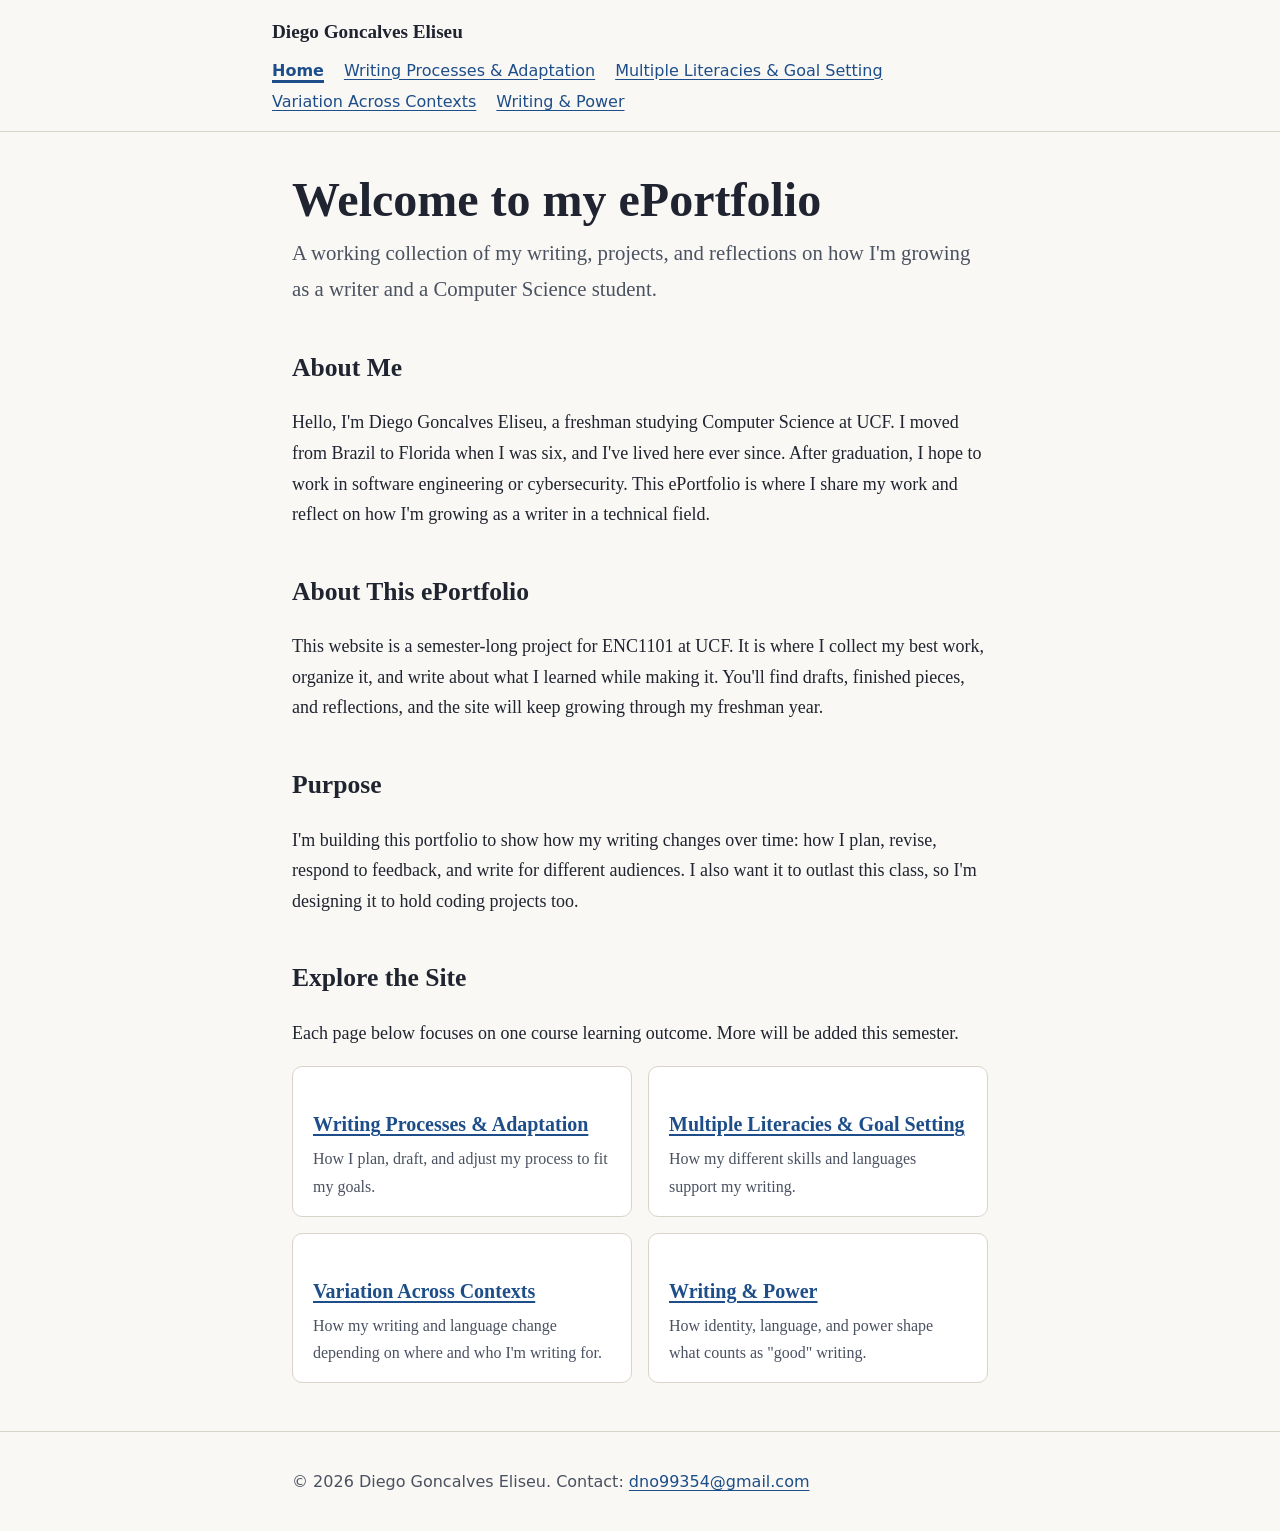
<file: index.html>
<!DOCTYPE html>
<html lang="en">
<head>
<meta charset="utf-8">
<meta name="viewport" content="width=device-width, initial-scale=1, viewport-fit=cover">
<title>Diego Goncalves Eliseu | ePortfolio</title>
<link rel="stylesheet" href="style.css">
</head>
<body>
<a class="skip" href="#main">Skip to main content</a>
<header>
 <div class="wrap bar">
  <a class="brand" href="index.html">Diego Goncalves Eliseu</a>
  <nav aria-label="Main">
   <ul>
    <li><a href="index.html" aria-current="page">Home</a></li>
    <li><a href="writing-process.html">Writing Processes &amp; Adaptation</a></li>
    <li><a href="literacies.html">Multiple Literacies &amp; Goal Setting</a></li>
    <li><a href="variation.html">Variation Across Contexts</a></li>
    <li><a href="power.html">Writing &amp; Power</a></li>
   </ul>
  </nav>
 </div>
</header>

<main id="main" class="wrap">
 <h1>Welcome to my ePortfolio</h1>
 <p class="lede">A working collection of my writing, projects, and reflections on how I'm growing as a writer and a Computer Science student.</p>

 <section aria-labelledby="about">
  <h2 id="about">About Me</h2>
  <p>Hello, I'm Diego Goncalves Eliseu, a freshman studying Computer Science at UCF. I moved from Brazil to Florida when I was six, and I've lived here ever since. After graduation, I hope to work in software engineering or cybersecurity. This ePortfolio is where I share my work and reflect on how I'm growing as a writer in a technical field.</p>
 </section>

 <section aria-labelledby="portfolio">
  <h2 id="portfolio">About This ePortfolio</h2>
  <p>This website is a semester-long project for ENC1101 at UCF. It is where I collect my best work, organize it, and write about what I learned while making it. You'll find drafts, finished pieces, and reflections, and the site will keep growing through my freshman year.</p>
 </section>

 <section aria-labelledby="purpose">
  <h2 id="purpose">Purpose</h2>
  <p>I'm building this portfolio to show how my writing changes over time: how I plan, revise, respond to feedback, and write for different audiences. I also want it to outlast this class, so I'm designing it to hold coding projects too.</p>
 </section>

 <section aria-labelledby="explore">
  <h2 id="explore">Explore the Site</h2>
  <p>Each page below focuses on one course learning outcome. More will be added this semester.</p>
  <ul class="grid">
   <li class="card"><h3><a href="writing-process.html">Writing Processes &amp; Adaptation</a></h3><p>How I plan, draft, and adjust my process to fit my goals.</p></li>
   <li class="card"><h3><a href="literacies.html">Multiple Literacies &amp; Goal Setting</a></h3><p>How my different skills and languages support my writing.</p></li>
   <li class="card"><h3><a href="variation.html">Variation Across Contexts</a></h3><p>How my writing and language change depending on where and who I'm writing for.</p></li>
   <li class="card"><h3><a href="power.html">Writing &amp; Power</a></h3><p>How identity, language, and power shape what counts as "good" writing.</p></li>
  </ul>
 </section>
</main>

<footer>
 <div class="wrap">
  <p>&copy; 2026 Diego Goncalves Eliseu. Contact: <a href="mailto:dno99354@gmail.com">dno99354@gmail.com</a></p>
 </div>
</footer>
</body>
</html>
</file>
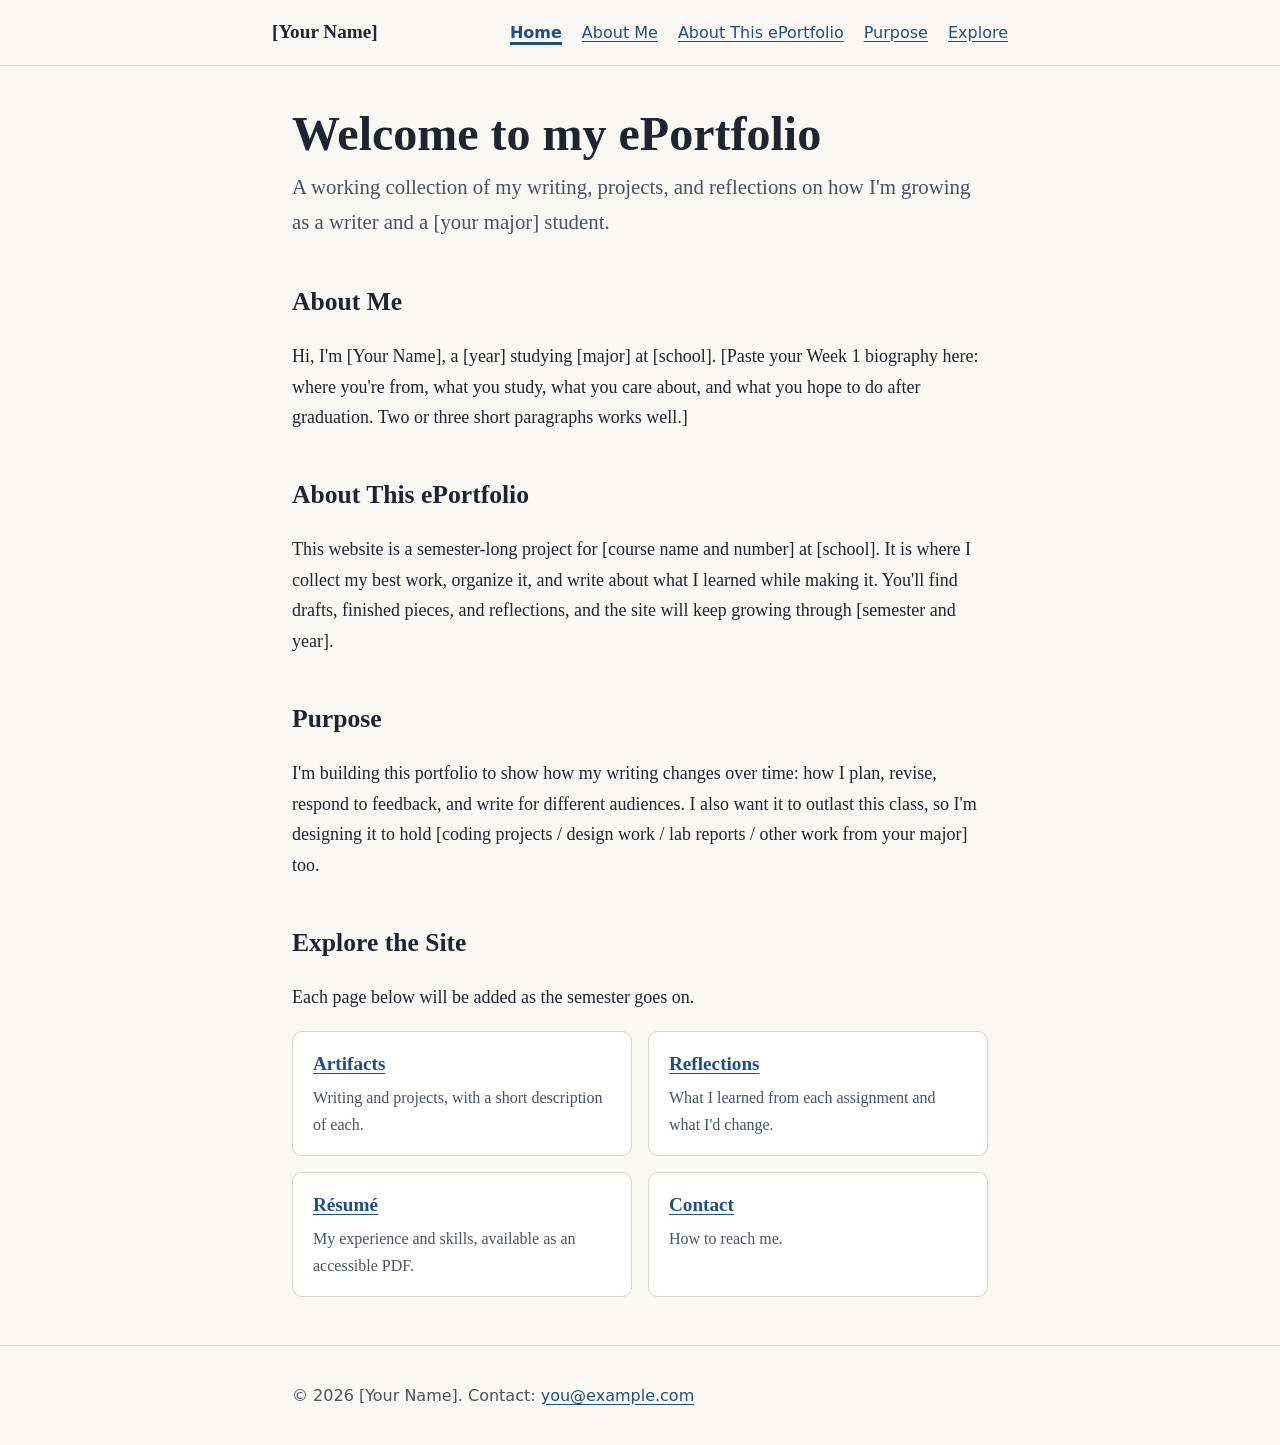
<file: ePortfolio Home Page.html>
<!DOCTYPE html>
<html lang="en">
<head>
<meta charset="utf-8">
<meta name="viewport" content="width=device-width, initial-scale=1, viewport-fit=cover">
<title>[Your Name] | ePortfolio</title>
<style>
:root{--bg:#faf8f4;--fg:#1f2430;--muted:#4a5160;--accent:#1d4e89;--card:#fff;--line:#d9d4c9;box-sizing:border-box;padding-top:env(safe-area-inset-top,0px);padding-bottom:env(safe-area-inset-bottom,0px)}
@media (prefers-color-scheme:dark){:root:not([data-theme="light"]){--bg:#14171d;--fg:#f0eee9;--muted:#c3c8d2;--accent:#8fc0ff;--card:#1c2028;--line:#343a46}}
:root[data-theme="dark"]{--bg:#14171d;--fg:#f0eee9;--muted:#c3c8d2;--accent:#8fc0ff;--card:#1c2028;--line:#343a46}
*{box-sizing:border-box}
html{scroll-padding-top:env(safe-area-inset-top,0px);scroll-behavior:smooth}
body{margin:0;background:var(--bg);color:var(--fg);font:1.125rem/1.7 Georgia,"Times New Roman",serif}
a{color:var(--accent);text-underline-offset:3px}
a:focus-visible,button:focus-visible{outline:3px solid var(--accent);outline-offset:3px}
.skip{position:absolute;left:-999px;top:0;background:var(--accent);color:var(--bg);padding:.6rem 1rem}
.skip:focus{left:0;z-index:10}
.wrap{max-width:46rem;margin:0 auto;padding:0 1.25rem}
header{border-bottom:1px solid var(--line)}
.bar{display:flex;flex-wrap:wrap;gap:.5rem 1.5rem;justify-content:space-between;align-items:center;padding:1rem 0}
.brand{font-weight:700;font-size:1.2rem;color:var(--fg);text-decoration:none}
nav ul{display:flex;flex-wrap:wrap;gap:.25rem 1.25rem;list-style:none;margin:0;padding:0;font-family:system-ui,sans-serif;font-size:1rem}
nav a[aria-current="page"]{font-weight:700;text-decoration:none;border-bottom:3px solid var(--accent)}
h1{font-size:clamp(2rem,6vw,3rem);line-height:1.15;margin:2.5rem 0 .5rem}
h2{font-size:1.6rem;margin:2.5rem 0 .5rem}
h3{font-size:1.2rem;margin:0 0 .25rem}
.lede{font-size:1.3rem;color:var(--muted);margin:0 0 1.5rem}
.card{background:var(--card);border:1px solid var(--line);border-radius:10px;padding:1rem 1.25rem}
.grid{display:grid;gap:1rem;grid-template-columns:repeat(auto-fit,minmax(14rem,1fr));list-style:none;padding:0}
.grid p{margin:0;font-size:1rem;color:var(--muted)}
footer{border-top:1px solid var(--line);margin-top:3rem;padding:1.5rem 0;font:1rem system-ui,sans-serif;color:var(--muted)}
</style>
</head>
<body>
<a class="skip" href="#main">Skip to main content</a>
<header>
 <div class="wrap bar">
  <a class="brand" href="#top">[Your Name]</a>
  <nav aria-label="Main">
   <ul>
    <li><a href="#top" aria-current="page">Home</a></li>
    <li><a href="#about">About Me</a></li>
    <li><a href="#portfolio">About This ePortfolio</a></li>
    <li><a href="#purpose">Purpose</a></li>
    <li><a href="#explore">Explore</a></li>
   </ul>
  </nav>
 </div>
</header>

<main id="main" class="wrap">
 <h1 id="top">Welcome to my ePortfolio</h1>
 <p class="lede">A working collection of my writing, projects, and reflections on how I'm growing as a writer and a [your major] student.</p>

 <section aria-labelledby="about">
  <h2 id="about">About Me</h2>
  <p>Hi, I'm [Your Name], a [year] studying [major] at [school]. [Paste your Week 1 biography here: where you're from, what you study, what you care about, and what you hope to do after graduation. Two or three short paragraphs works well.]</p>
 </section>

 <section aria-labelledby="portfolio">
  <h2 id="portfolio">About This ePortfolio</h2>
  <p>This website is a semester-long project for [course name and number] at [school]. It is where I collect my best work, organize it, and write about what I learned while making it. You'll find drafts, finished pieces, and reflections, and the site will keep growing through [semester and year].</p>
 </section>

 <section aria-labelledby="purpose">
  <h2 id="purpose">Purpose</h2>
  <p>I'm building this portfolio to show how my writing changes over time: how I plan, revise, respond to feedback, and write for different audiences. I also want it to outlast this class, so I'm designing it to hold [coding projects / design work / lab reports / other work from your major] too.</p>
 </section>

 <section aria-labelledby="explore">
  <h2 id="explore">Explore the Site</h2>
  <p>Each page below will be added as the semester goes on.</p>
  <ul class="grid">
   <li class="card"><h3><a href="#">Artifacts</a></h3><p>Writing and projects, with a short description of each.</p></li>
   <li class="card"><h3><a href="#">Reflections</a></h3><p>What I learned from each assignment and what I'd change.</p></li>
   <li class="card"><h3><a href="#">Résumé</a></h3><p>My experience and skills, available as an accessible PDF.</p></li>
   <li class="card"><h3><a href="#">Contact</a></h3><p>How to reach me.</p></li>
  </ul>
 </section>
</main>

<footer>
 <div class="wrap">
  <p>&copy; 2026 [Your Name]. Contact: <a href="mailto:you@example.com">you@example.com</a></p>
 </div>
</footer>
</body>
</html>
</file>
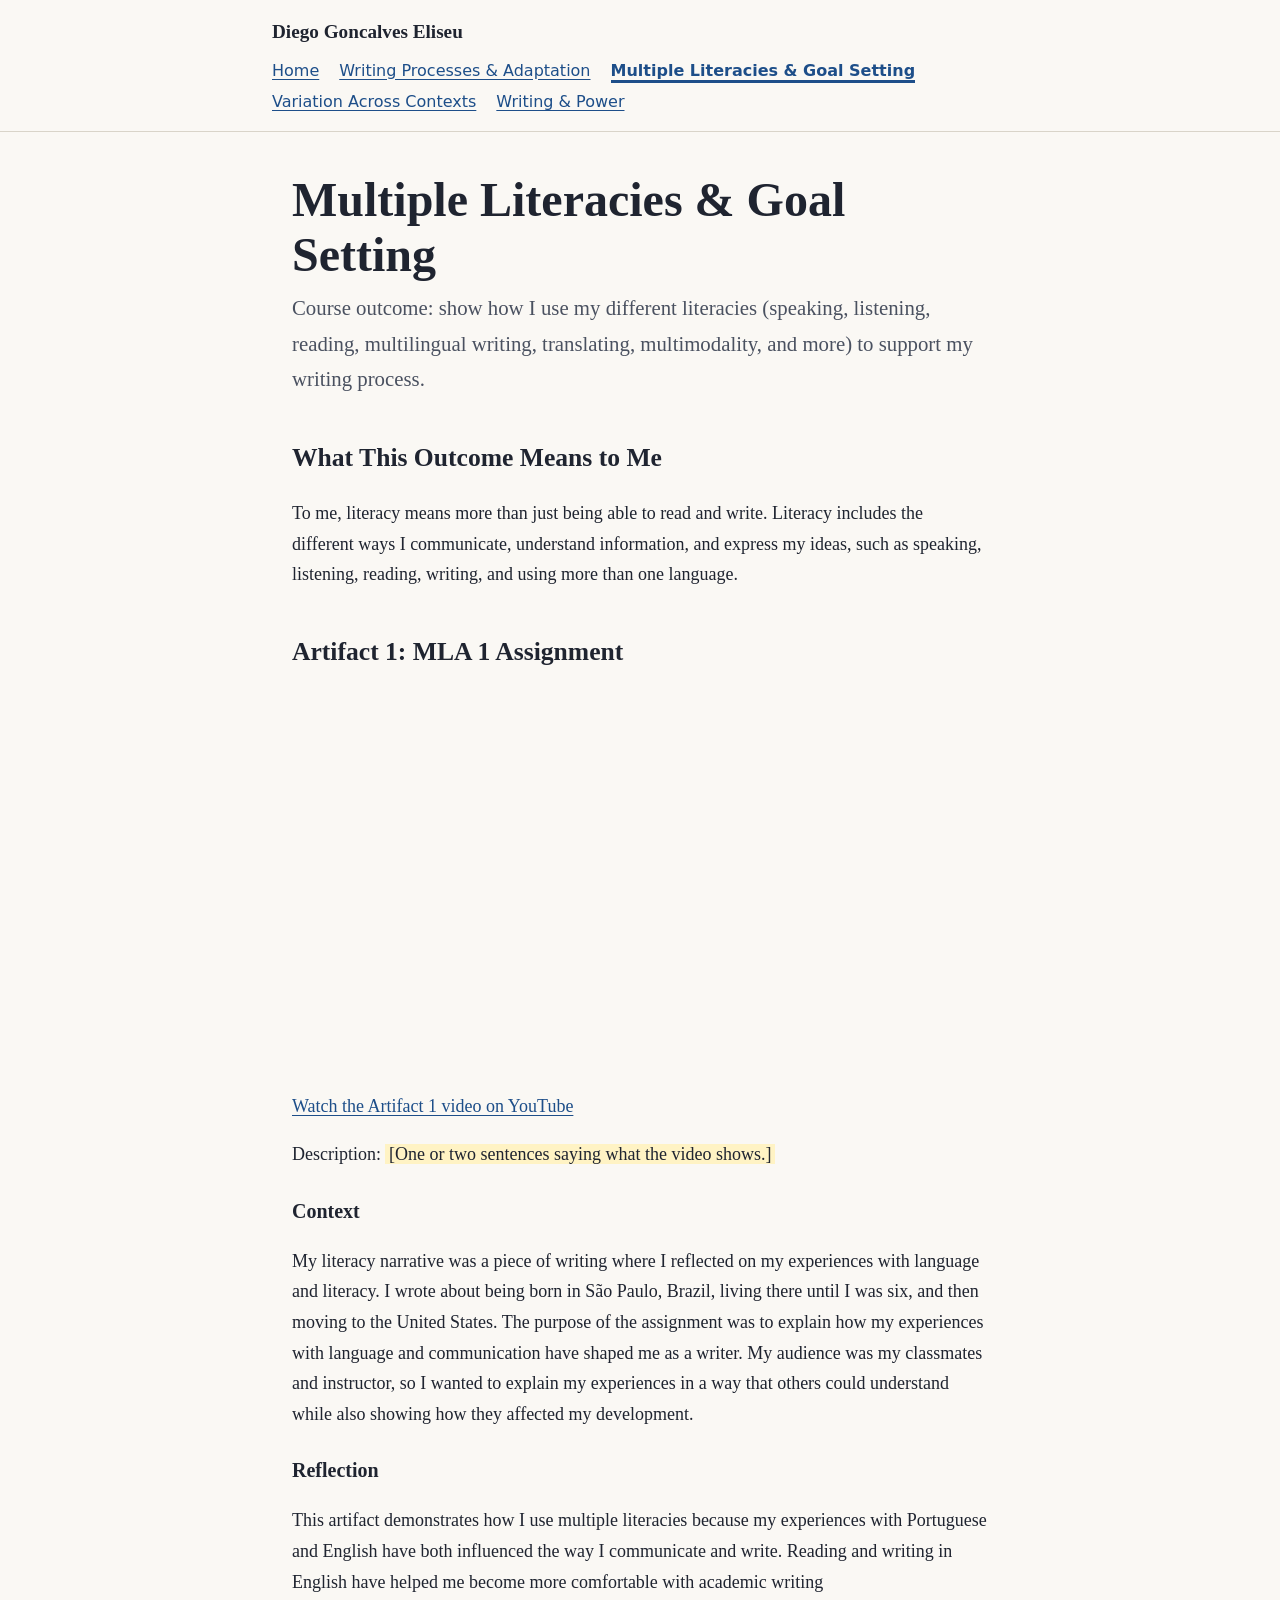
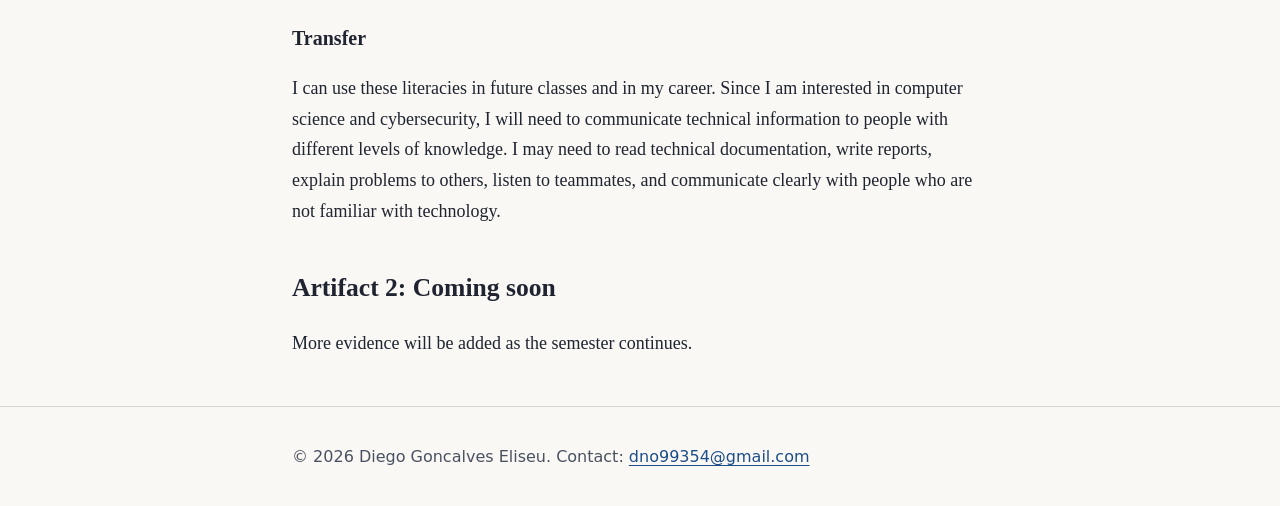
<file: literacies.html>
<!DOCTYPE html>
<html lang="en">
<head>
<meta charset="utf-8">
<meta name="viewport" content="width=device-width, initial-scale=1, viewport-fit=cover">
<title>Multiple Literacies &amp; Goal Setting | Diego Goncalves Eliseu</title>
<link rel="stylesheet" href="style.css">
</head>
<body>
<a class="skip" href="#main">Skip to main content</a>
<header>
 <div class="wrap bar">
  <a class="brand" href="index.html">Diego Goncalves Eliseu</a>
  <nav aria-label="Main">
   <ul>
    <li><a href="index.html">Home</a></li>
    <li><a href="writing-process.html">Writing Processes &amp; Adaptation</a></li>
    <li><a href="literacies.html" aria-current="page">Multiple Literacies &amp; Goal Setting</a></li>
    <li><a href="variation.html">Variation Across Contexts</a></li>
    <li><a href="power.html">Writing &amp; Power</a></li>
   </ul>
  </nav>
 </div>
</header>

<main id="main" class="wrap">
 <h1>Multiple Literacies &amp; Goal Setting</h1>
 <p class="lede">Course outcome: show how I use my different literacies (speaking, listening, reading, multilingual writing, translating, multimodality, and more) to support my writing process.</p>

 <section aria-labelledby="def">
  <h2 id="def">What This Outcome Means to Me</h2>
  <p>To me, literacy means more than just being able to read and write. Literacy includes the different ways I communicate, understand information, and express my ideas, such as speaking, listening, reading, writing, and using more than one language.</p>
 </section>

 <section aria-labelledby="art1">
  <h2 id="art1">Artifact 1: MLA 1 Assignment</h2>
  <div style="position:relative;aspect-ratio:16/9;max-width:100%">
   <iframe src="https://www.youtube.com/embed/KyMHgyBJsSA" title="Video for Artifact 1: MLA1 Assignment by Diego Goncalves Eliseu" style="position:absolute;inset:0;width:100%;height:100%;border:0" allow="accelerometer; clipboard-write; encrypted-media; gyroscope; picture-in-picture" allowfullscreen></iframe>
  </div>
  <p><a href="https://youtu.be/KyMHgyBJsSA">Watch the Artifact 1 video on YouTube</a></p>
  <p>Description: <span class="fill">[One or two sentences saying what the video shows.]</span></p>
  <h3>Context</h3>
  <p>My literacy narrative was a piece of writing where I reflected on my experiences with language and literacy. I wrote about being born in São Paulo, Brazil, living there until I was six, and then moving to the United States. The purpose of the assignment was to explain how my experiences with language and communication have shaped me as a writer. My audience was my classmates and instructor, so I wanted to explain my experiences in a way that others could understand while also showing how they affected my development.</p>
  <h3>Reflection</h3>
  <p>This artifact demonstrates how I use multiple literacies because my experiences with Portuguese and English have both influenced the way I communicate and write. Reading and writing in English have helped me become more comfortable with academic writing</p>
  <h3>Transfer</h3>
  <p>I can use these literacies in future classes and in my career. Since I am interested in computer science and cybersecurity, I will need to communicate technical information to people with different levels of knowledge. I may need to read technical documentation, write reports, explain problems to others, listen to teammates, and communicate clearly with people who are not familiar with technology. </p>
 </section>

 <section aria-labelledby="art2">
  <h2 id="art2">Artifact 2: Coming soon</h2>
  <p>More evidence will be added as the semester continues.</p>
 </section>
</main>

<footer>
 <div class="wrap">
  <p>&copy; 2026 Diego Goncalves Eliseu. Contact: <a href="mailto:dno99354@gmail.com">dno99354@gmail.com</a></p>
 </div>
</footer>
</body>
</html>
</file>
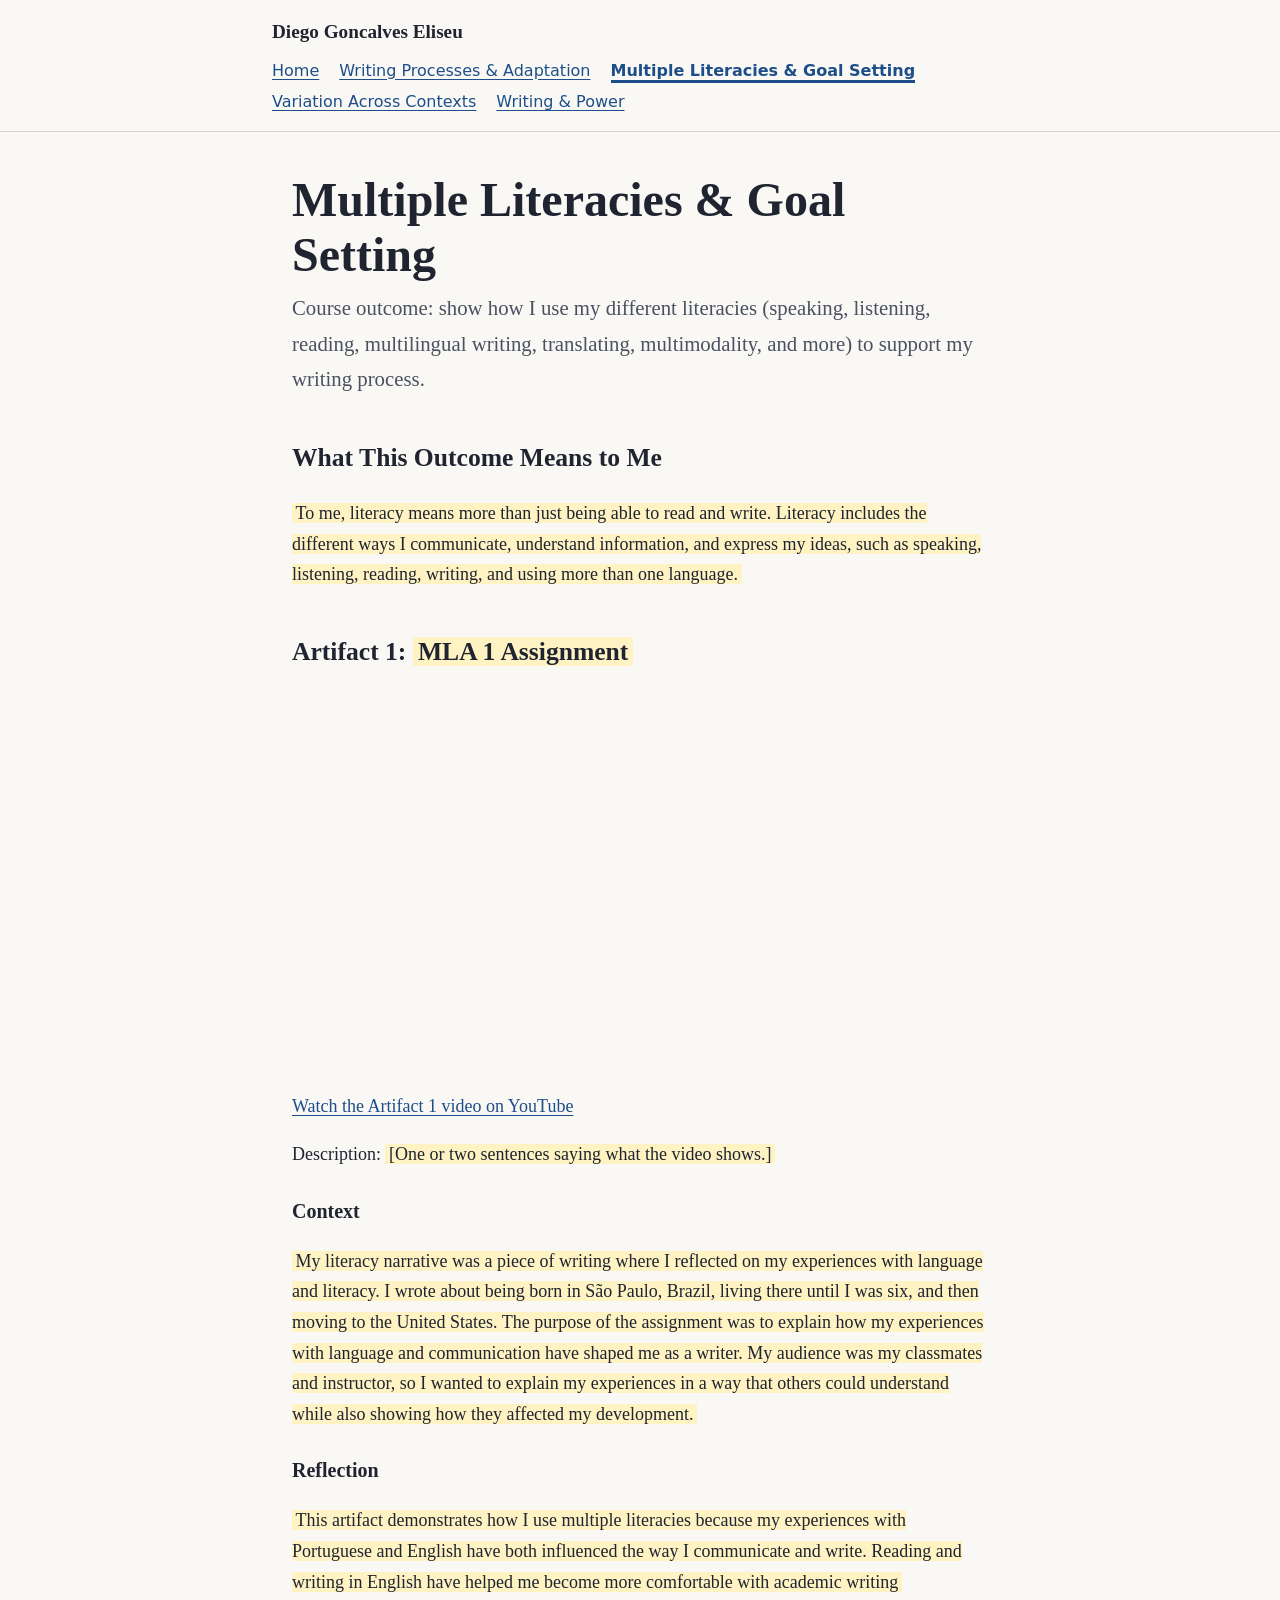
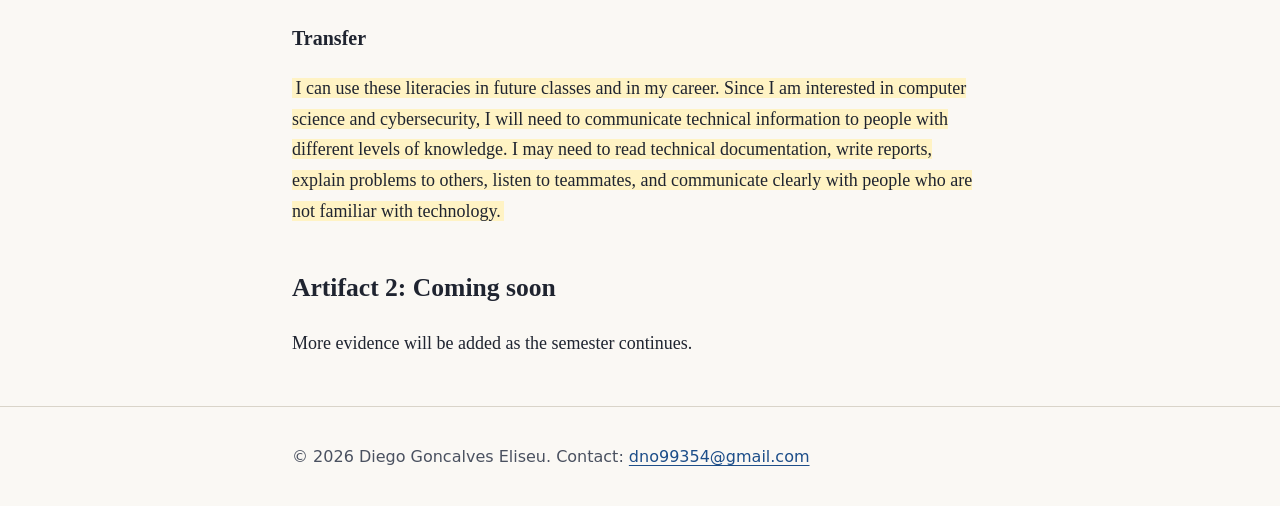
<file: literacies_1.html>
<!DOCTYPE html>
<html lang="en">
<head>
<meta charset="utf-8">
<meta name="viewport" content="width=device-width, initial-scale=1, viewport-fit=cover">
<title>Multiple Literacies &amp; Goal Setting | Diego Goncalves Eliseu</title>
<link rel="stylesheet" href="style.css">
</head>
<body>
<a class="skip" href="#main">Skip to main content</a>
<header>
 <div class="wrap bar">
  <a class="brand" href="index.html">Diego Goncalves Eliseu</a>
  <nav aria-label="Main">
   <ul>
    <li><a href="index.html">Home</a></li>
    <li><a href="writing-process.html">Writing Processes &amp; Adaptation</a></li>
    <li><a href="literacies.html" aria-current="page">Multiple Literacies &amp; Goal Setting</a></li>
    <li><a href="variation.html">Variation Across Contexts</a></li>
    <li><a href="power.html">Writing &amp; Power</a></li>
   </ul>
  </nav>
 </div>
</header>

<main id="main" class="wrap">
 <h1>Multiple Literacies &amp; Goal Setting</h1>
 <p class="lede">Course outcome: show how I use my different literacies (speaking, listening, reading, multilingual writing, translating, multimodality, and more) to support my writing process.</p>

 <section aria-labelledby="def">
  <h2 id="def">What This Outcome Means to Me</h2>
  <p><span class="fill">To me, literacy means more than just being able to read and write. Literacy includes the different ways I communicate, understand information, and express my ideas, such as speaking, listening, reading, writing, and using more than one language.</span></p>
 </section>

 <section aria-labelledby="art1">
  <h2 id="art1">Artifact 1: <span class="fill">MLA 1 Assignment</span></h2>
  <div style="position:relative;aspect-ratio:16/9;max-width:100%">
   <iframe src="https://www.youtube.com/embed/KyMHgyBJsSA" title="Video for Artifact 1: MLA1 Assignment by Diego Goncalves Eliseu" style="position:absolute;inset:0;width:100%;height:100%;border:0" allow="accelerometer; clipboard-write; encrypted-media; gyroscope; picture-in-picture" allowfullscreen></iframe>
  </div>
  <p><a href="https://youtu.be/KyMHgyBJsSA">Watch the Artifact 1 video on YouTube</a></p>
  <p>Description: <span class="fill">[One or two sentences saying what the video shows.]</span></p>
  <h3>Context</h3>
  <p><span class="fill">My literacy narrative was a piece of writing where I reflected on my experiences with language and literacy. I wrote about being born in São Paulo, Brazil, living there until I was six, and then moving to the United States. The purpose of the assignment was to explain how my experiences with language and communication have shaped me as a writer. My audience was my classmates and instructor, so I wanted to explain my experiences in a way that others could understand while also showing how they affected my development.</span></p>
  <h3>Reflection</h3>
  <p><span class="fill">This artifact demonstrates how I use multiple literacies because my experiences with Portuguese and English have both influenced the way I communicate and write. Reading and writing in English have helped me become more comfortable with academic writing</span></p>
  <h3>Transfer</h3>
  <p><span class="fill">I can use these literacies in future classes and in my career. Since I am interested in computer science and cybersecurity, I will need to communicate technical information to people with different levels of knowledge. I may need to read technical documentation, write reports, explain problems to others, listen to teammates, and communicate clearly with people who are not familiar with technology. </span></p>
 </section>

 <section aria-labelledby="art2">
  <h2 id="art2">Artifact 2: Coming soon</h2>
  <p>More evidence will be added as the semester continues.</p>
 </section>
</main>

<footer>
 <div class="wrap">
  <p>&copy; 2026 Diego Goncalves Eliseu. Contact: <a href="mailto:dno99354@gmail.com">dno99354@gmail.com</a></p>
 </div>
</footer>
</body>
</html>
</file>
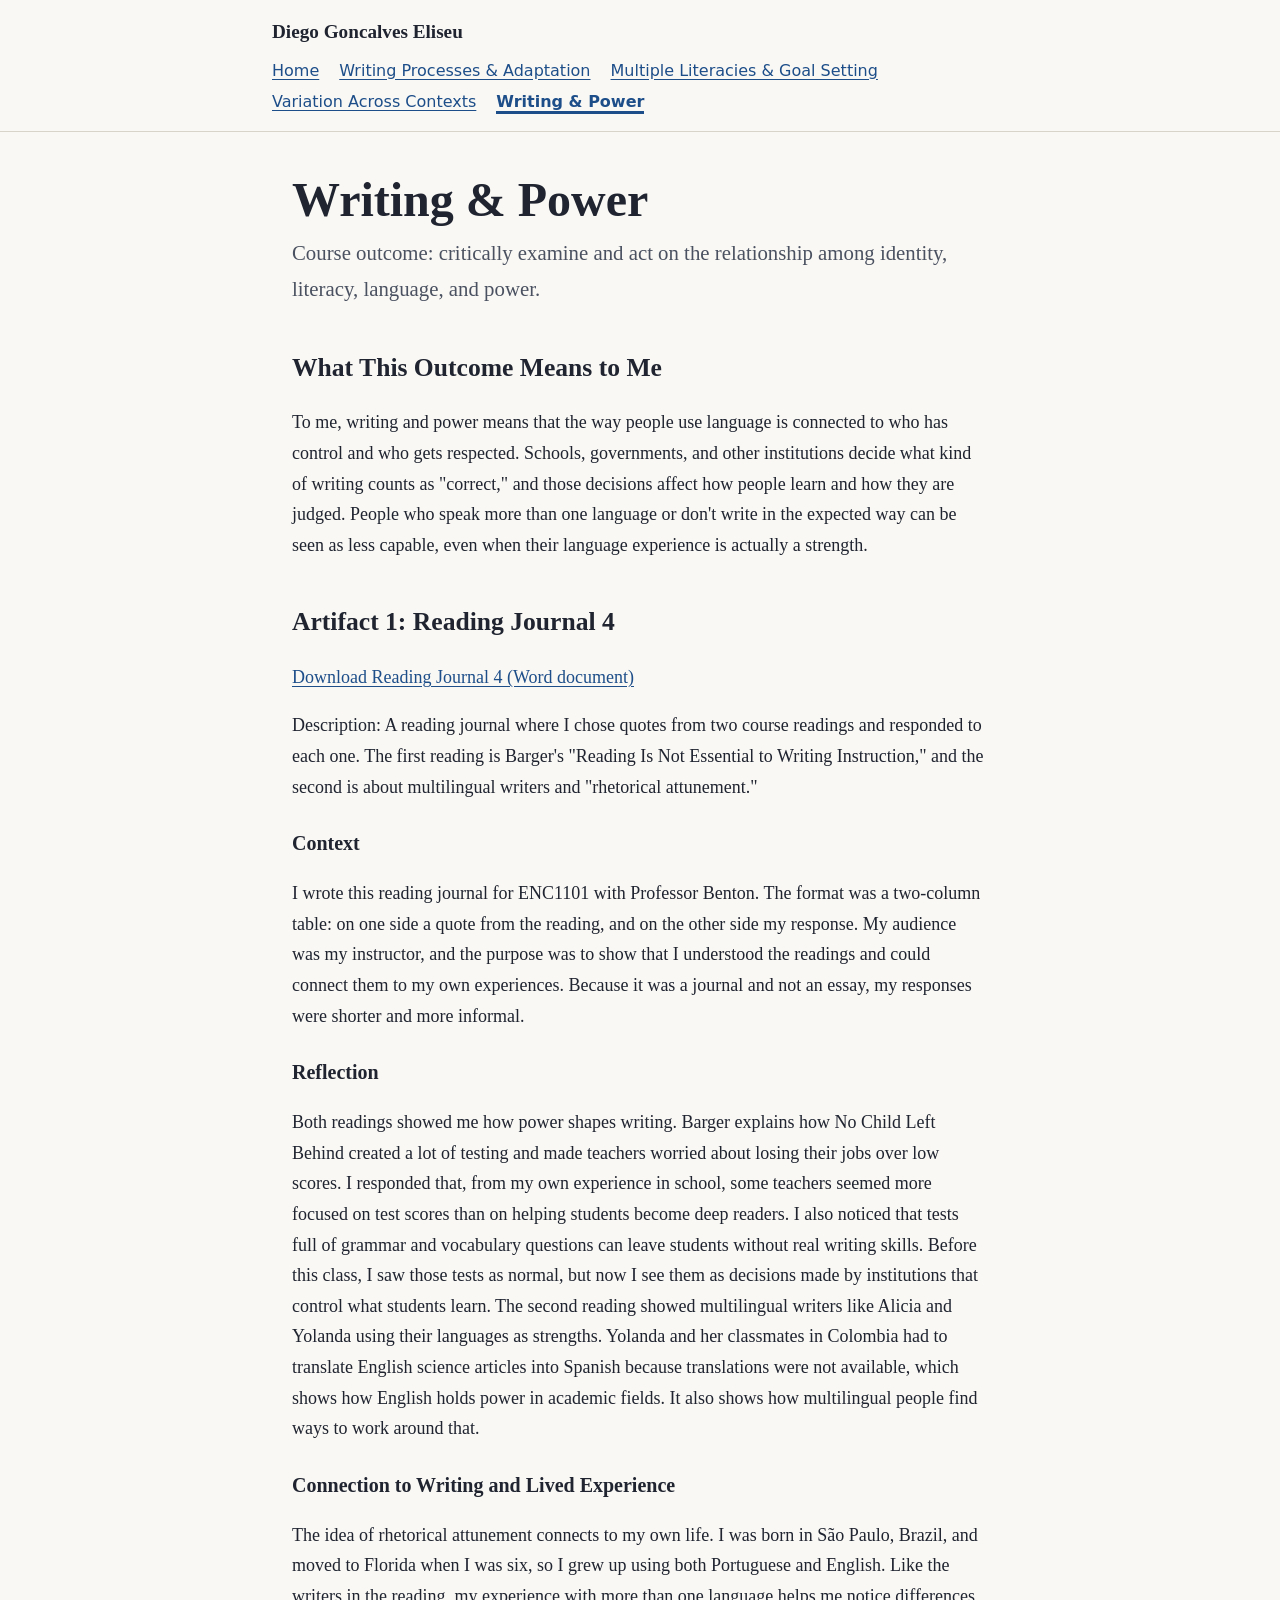
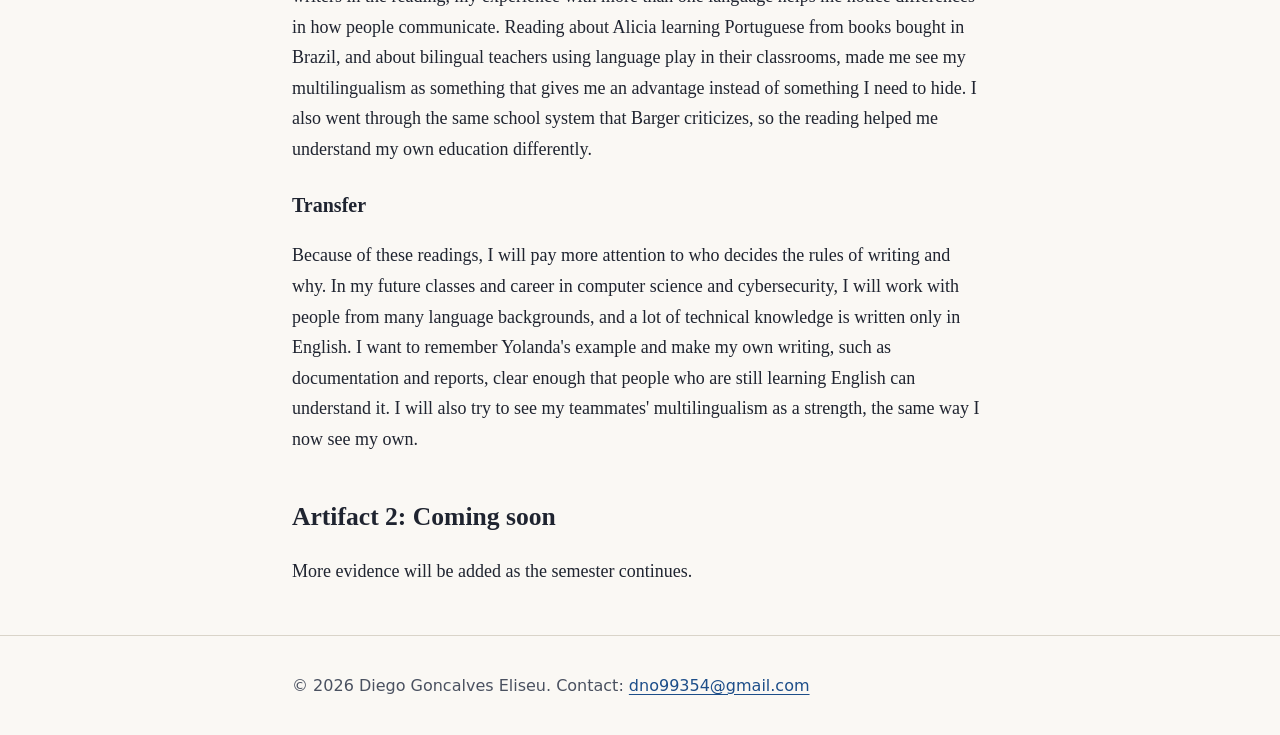
<file: power.html>
<!DOCTYPE html>
<html lang="en">
<head>
<meta charset="utf-8">
<meta name="viewport" content="width=device-width, initial-scale=1, viewport-fit=cover">
<title>Writing &amp; Power | Diego Goncalves Eliseu</title>
<link rel="stylesheet" href="style.css">
</head>
<body>
<a class="skip" href="#main">Skip to main content</a>
<header>
 <div class="wrap bar">
  <a class="brand" href="index.html">Diego Goncalves Eliseu</a>
  <nav aria-label="Main">
   <ul>
    <li><a href="index.html">Home</a></li>
    <li><a href="writing-process.html">Writing Processes &amp; Adaptation</a></li>
    <li><a href="literacies.html">Multiple Literacies &amp; Goal Setting</a></li>
    <li><a href="variation.html">Variation Across Contexts</a></li>
    <li><a href="power.html" aria-current="page">Writing &amp; Power</a></li>
   </ul>
  </nav>
 </div>
</header>

<main id="main" class="wrap">
 <h1>Writing &amp; Power</h1>
 <p class="lede">Course outcome: critically examine and act on the relationship among identity, literacy, language, and power.</p>

 <section aria-labelledby="def">
  <h2 id="def">What This Outcome Means to Me</h2>
  <p>To me, writing and power means that the way people use language is connected to who has control and who gets respected. Schools, governments, and other institutions decide what kind of writing counts as "correct," and those decisions affect how people learn and how they are judged. People who speak more than one language or don't write in the expected way can be seen as less capable, even when their language experience is actually a strength.</p>
 </section>

 <section aria-labelledby="art1">
  <h2 id="art1">Artifact 1: Reading Journal 4</h2>
  <p><a href="artifacts/Reading-Journal-4.docx">Download Reading Journal 4 (Word document)</a></p>
  <p>Description: A reading journal where I chose quotes from two course readings and responded to each one. The first reading is Barger's "Reading Is Not Essential to Writing Instruction," and the second is about multilingual writers and "rhetorical attunement."</p>

  <h3>Context</h3>
  <p>I wrote this reading journal for ENC1101 with Professor Benton. The format was a two-column table: on one side a quote from the reading, and on the other side my response. My audience was my instructor, and the purpose was to show that I understood the readings and could connect them to my own experiences. Because it was a journal and not an essay, my responses were shorter and more informal.</p>

  <h3>Reflection</h3>
  <p>Both readings showed me how power shapes writing. Barger explains how No Child Left Behind created a lot of testing and made teachers worried about losing their jobs over low scores. I responded that, from my own experience in school, some teachers seemed more focused on test scores than on helping students become deep readers. I also noticed that tests full of grammar and vocabulary questions can leave students without real writing skills. Before this class, I saw those tests as normal, but now I see them as decisions made by institutions that control what students learn. The second reading showed multilingual writers like Alicia and Yolanda using their languages as strengths. Yolanda and her classmates in Colombia had to translate English science articles into Spanish because translations were not available, which shows how English holds power in academic fields. It also shows how multilingual people find ways to work around that.</p>

  <h3>Connection to Writing and Lived Experience</h3>
  <p>The idea of rhetorical attunement connects to my own life. I was born in São Paulo, Brazil, and moved to Florida when I was six, so I grew up using both Portuguese and English. Like the writers in the reading, my experience with more than one language helps me notice differences in how people communicate. Reading about Alicia learning Portuguese from books bought in Brazil, and about bilingual teachers using language play in their classrooms, made me see my multilingualism as something that gives me an advantage instead of something I need to hide. I also went through the same school system that Barger criticizes, so the reading helped me understand my own education differently.</p>

  <h3>Transfer</h3>
  <p>Because of these readings, I will pay more attention to who decides the rules of writing and why. In my future classes and career in computer science and cybersecurity, I will work with people from many language backgrounds, and a lot of technical knowledge is written only in English. I want to remember Yolanda's example and make my own writing, such as documentation and reports, clear enough that people who are still learning English can understand it. I will also try to see my teammates' multilingualism as a strength, the same way I now see my own.</p>
 </section>

 <section aria-labelledby="art2">
  <h2 id="art2">Artifact 2: Coming soon</h2>
  <p>More evidence will be added as the semester continues.</p>
 </section>
</main>

<footer>
 <div class="wrap">
  <p>&copy; 2026 Diego Goncalves Eliseu. Contact: <a href="mailto:dno99354@gmail.com">dno99354@gmail.com</a></p>
 </div>
</footer>
</body>
</html>
</file>
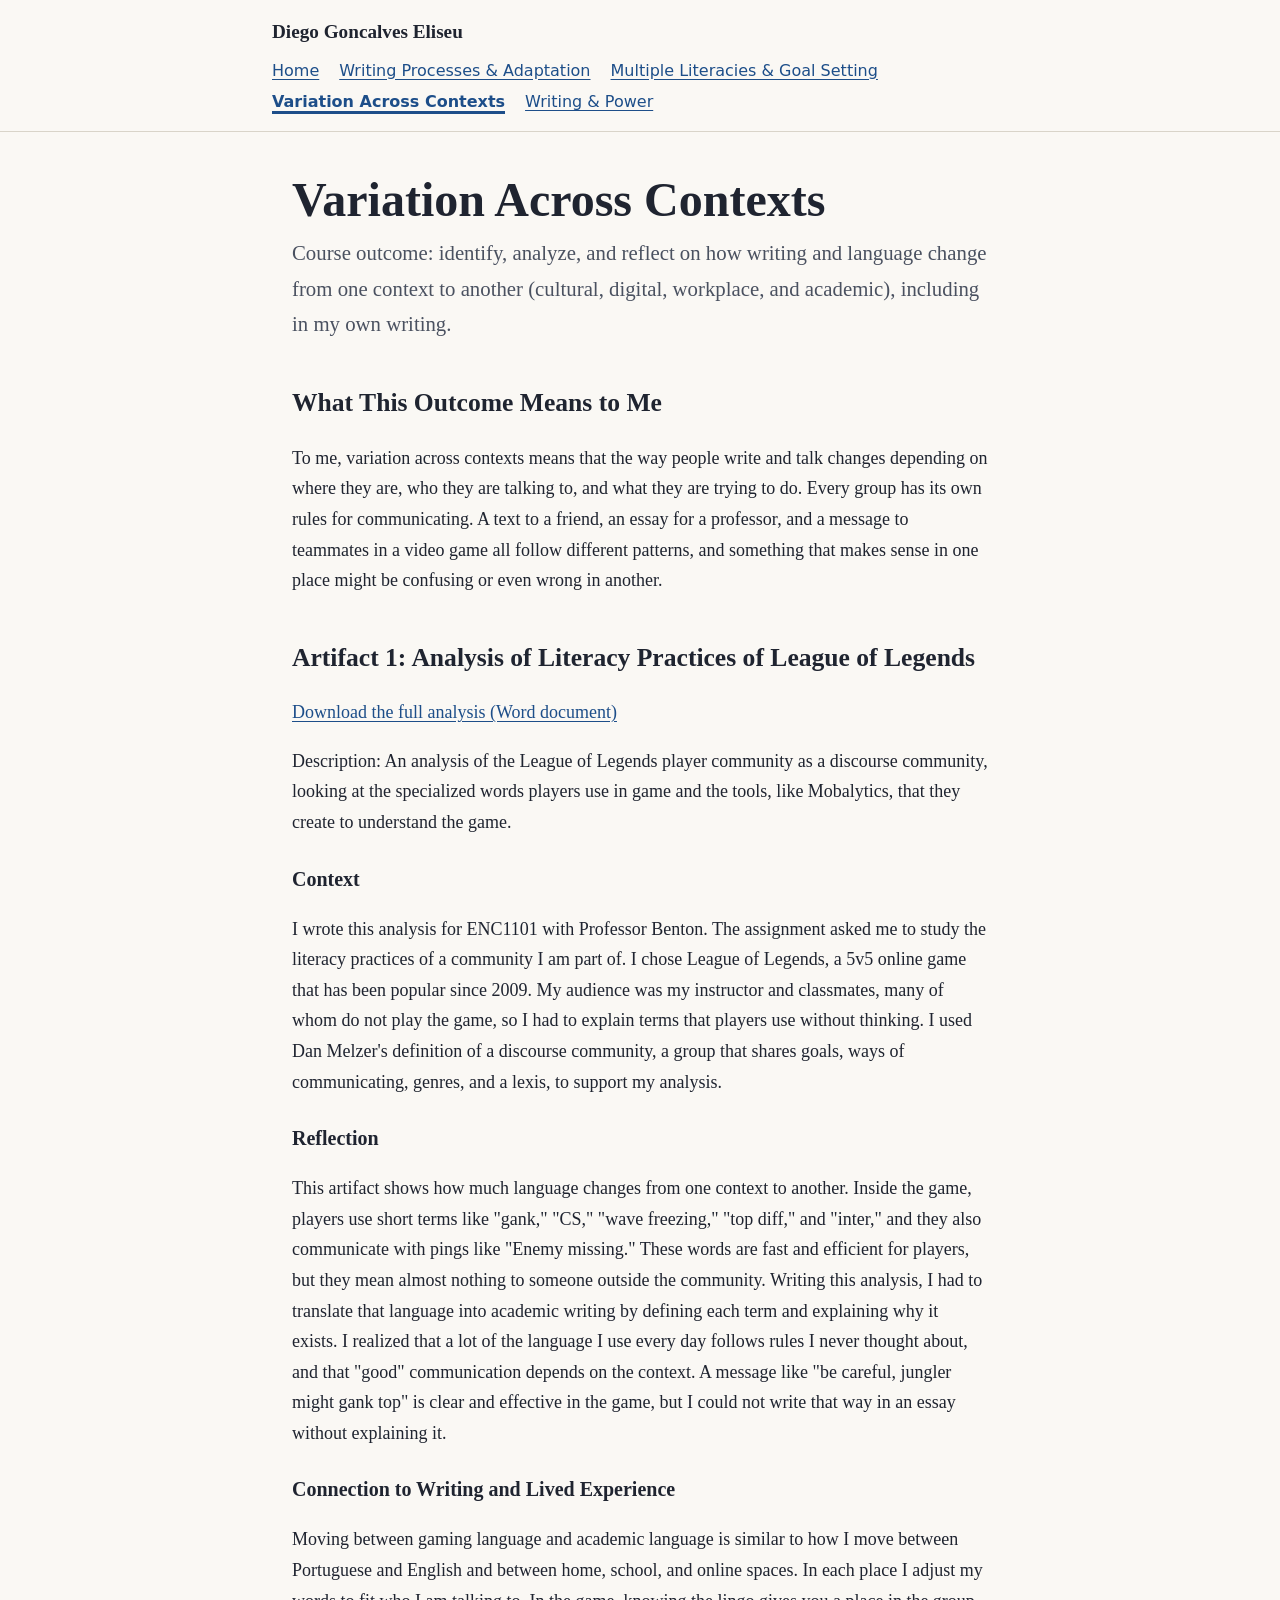
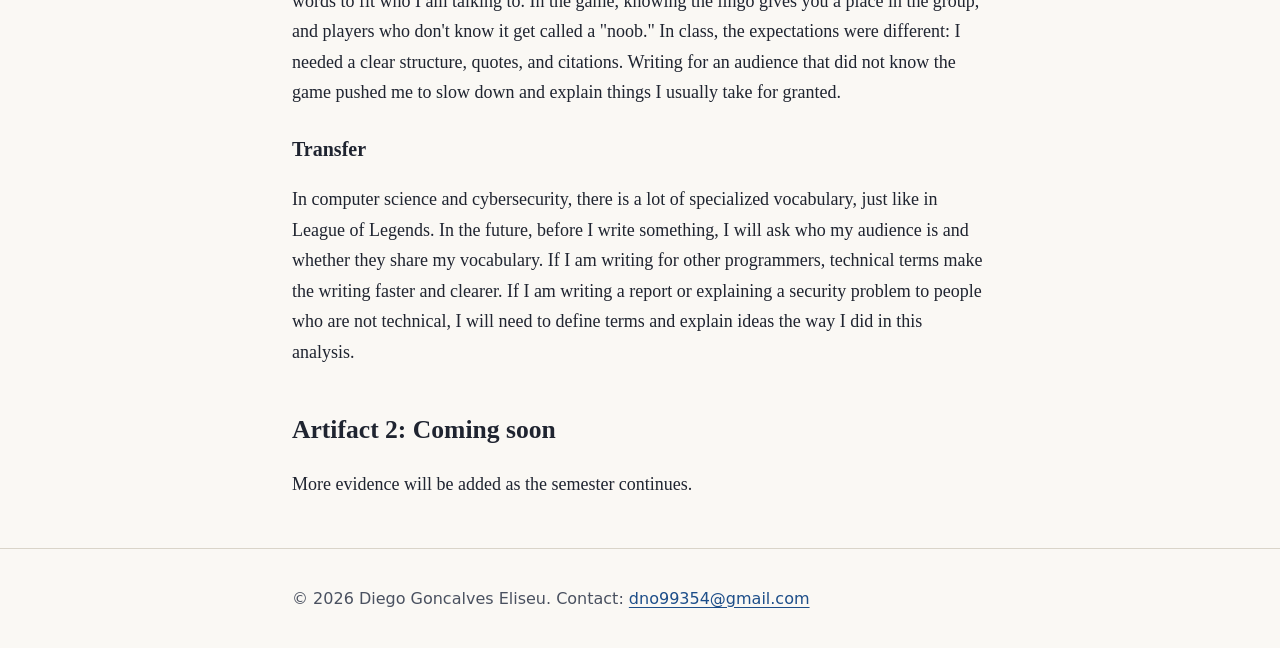
<file: variation.html>
<!DOCTYPE html>
<html lang="en">
<head>
<meta charset="utf-8">
<meta name="viewport" content="width=device-width, initial-scale=1, viewport-fit=cover">
<title>Variation Across Contexts | Diego Goncalves Eliseu</title>
<link rel="stylesheet" href="style.css">
</head>
<body>
<a class="skip" href="#main">Skip to main content</a>
<header>
 <div class="wrap bar">
  <a class="brand" href="index.html">Diego Goncalves Eliseu</a>
  <nav aria-label="Main">
   <ul>
    <li><a href="index.html">Home</a></li>
    <li><a href="writing-process.html">Writing Processes &amp; Adaptation</a></li>
    <li><a href="literacies.html">Multiple Literacies &amp; Goal Setting</a></li>
    <li><a href="variation.html" aria-current="page">Variation Across Contexts</a></li>
    <li><a href="power.html">Writing &amp; Power</a></li>
   </ul>
  </nav>
 </div>
</header>

<main id="main" class="wrap">
 <h1>Variation Across Contexts</h1>
 <p class="lede">Course outcome: identify, analyze, and reflect on how writing and language change from one context to another (cultural, digital, workplace, and academic), including in my own writing.</p>

 <section aria-labelledby="def">
  <h2 id="def">What This Outcome Means to Me</h2>
  <p>To me, variation across contexts means that the way people write and talk changes depending on where they are, who they are talking to, and what they are trying to do. Every group has its own rules for communicating. A text to a friend, an essay for a professor, and a message to teammates in a video game all follow different patterns, and something that makes sense in one place might be confusing or even wrong in another.</p>
 </section>

 <section aria-labelledby="art1">
  <h2 id="art1">Artifact 1: Analysis of Literacy Practices of League of Legends</h2>
  <p><a href="artifacts/LoL-Literacy-Practices-Analysis.docx">Download the full analysis (Word document)</a></p>
  <p>Description: An analysis of the League of Legends player community as a discourse community, looking at the specialized words players use in game and the tools, like Mobalytics, that they create to understand the game.</p>

  <h3>Context</h3>
  <p>I wrote this analysis for ENC1101 with Professor Benton. The assignment asked me to study the literacy practices of a community I am part of. I chose League of Legends, a 5v5 online game that has been popular since 2009. My audience was my instructor and classmates, many of whom do not play the game, so I had to explain terms that players use without thinking. I used Dan Melzer's definition of a discourse community, a group that shares goals, ways of communicating, genres, and a lexis, to support my analysis.</p>

  <h3>Reflection</h3>
  <p>This artifact shows how much language changes from one context to another. Inside the game, players use short terms like "gank," "CS," "wave freezing," "top diff," and "inter," and they also communicate with pings like "Enemy missing." These words are fast and efficient for players, but they mean almost nothing to someone outside the community. Writing this analysis, I had to translate that language into academic writing by defining each term and explaining why it exists. I realized that a lot of the language I use every day follows rules I never thought about, and that "good" communication depends on the context. A message like "be careful, jungler might gank top" is clear and effective in the game, but I could not write that way in an essay without explaining it.</p>

  <h3>Connection to Writing and Lived Experience</h3>
  <p>Moving between gaming language and academic language is similar to how I move between Portuguese and English and between home, school, and online spaces. In each place I adjust my words to fit who I am talking to. In the game, knowing the lingo gives you a place in the group, and players who don't know it get called a "noob." In class, the expectations were different: I needed a clear structure, quotes, and citations. Writing for an audience that did not know the game pushed me to slow down and explain things I usually take for granted.</p>

  <h3>Transfer</h3>
  <p>In computer science and cybersecurity, there is a lot of specialized vocabulary, just like in League of Legends. In the future, before I write something, I will ask who my audience is and whether they share my vocabulary. If I am writing for other programmers, technical terms make the writing faster and clearer. If I am writing a report or explaining a security problem to people who are not technical, I will need to define terms and explain ideas the way I did in this analysis.</p>
 </section>

 <section aria-labelledby="art2">
  <h2 id="art2">Artifact 2: Coming soon</h2>
  <p>More evidence will be added as the semester continues.</p>
 </section>
</main>

<footer>
 <div class="wrap">
  <p>&copy; 2026 Diego Goncalves Eliseu. Contact: <a href="mailto:dno99354@gmail.com">dno99354@gmail.com</a></p>
 </div>
</footer>
</body>
</html>
</file>
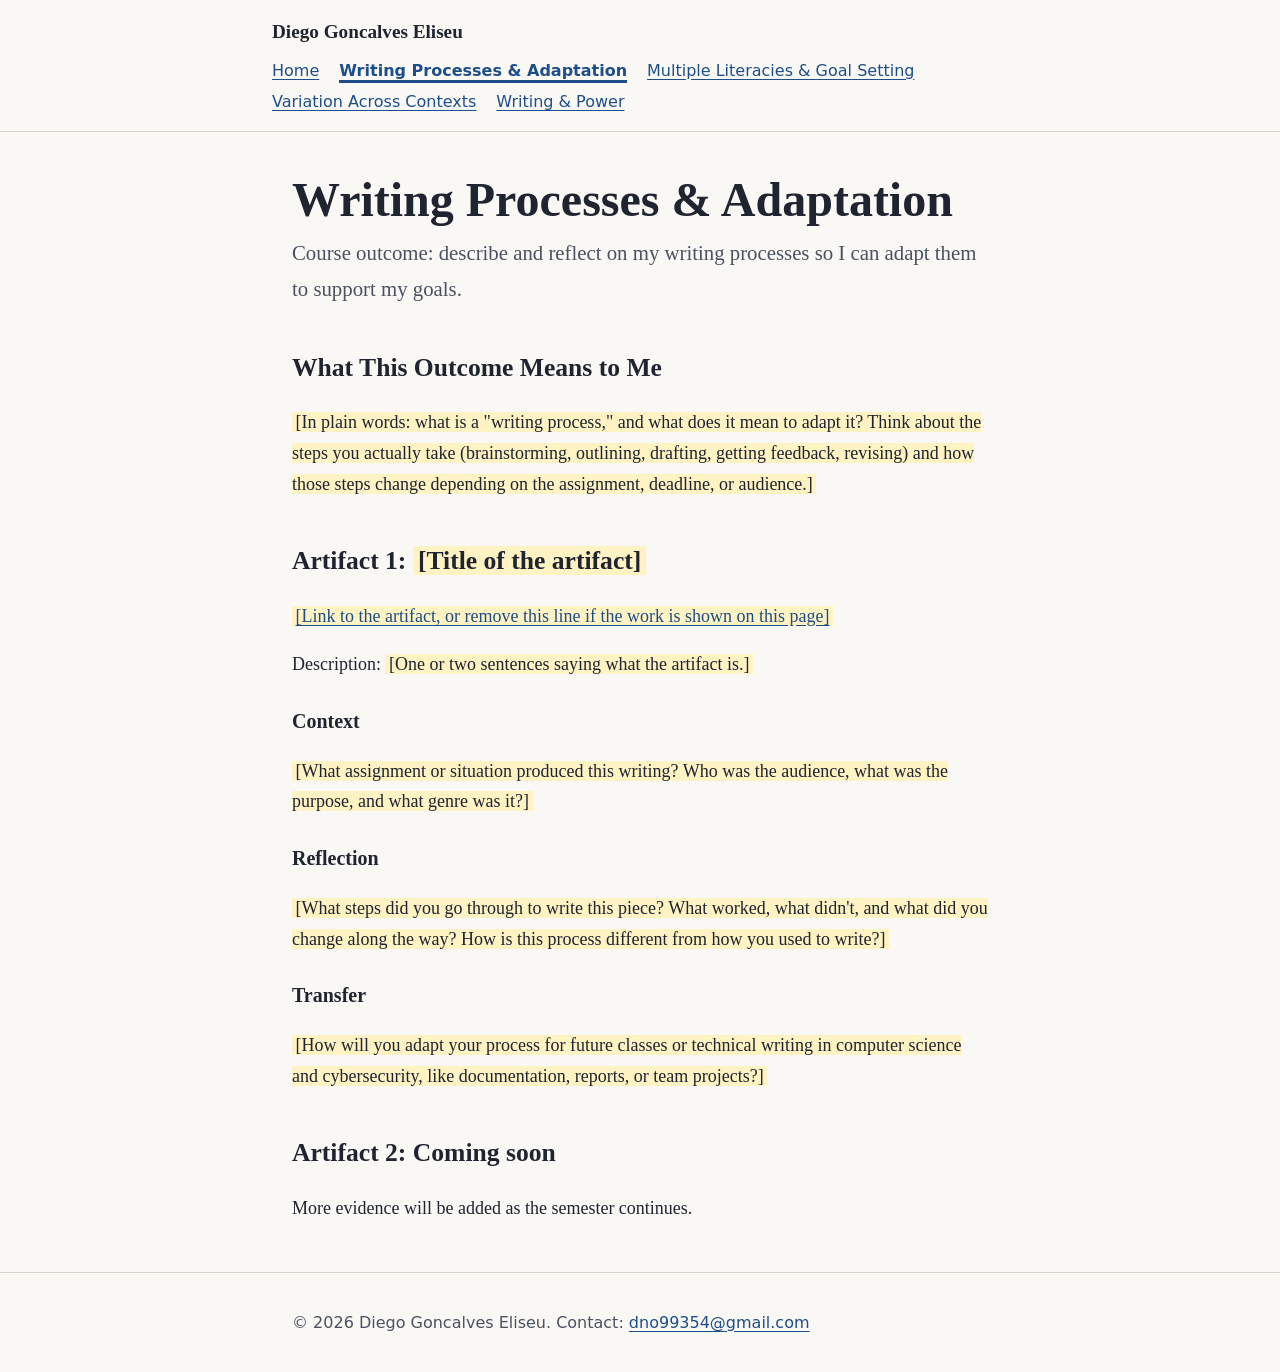
<file: writing-process.html>
<!DOCTYPE html>
<html lang="en">
<head>
<meta charset="utf-8">
<meta name="viewport" content="width=device-width, initial-scale=1, viewport-fit=cover">
<title>Writing Processes &amp; Adaptation | Diego Goncalves Eliseu</title>
<link rel="stylesheet" href="style.css">
</head>
<body>
<a class="skip" href="#main">Skip to main content</a>
<header>
 <div class="wrap bar">
  <a class="brand" href="index.html">Diego Goncalves Eliseu</a>
  <nav aria-label="Main">
   <ul>
    <li><a href="index.html">Home</a></li>
    <li><a href="writing-process.html" aria-current="page">Writing Processes &amp; Adaptation</a></li>
    <li><a href="literacies.html">Multiple Literacies &amp; Goal Setting</a></li>
    <li><a href="variation.html">Variation Across Contexts</a></li>
    <li><a href="power.html">Writing &amp; Power</a></li>
   </ul>
  </nav>
 </div>
</header>

<main id="main" class="wrap">
 <h1>Writing Processes &amp; Adaptation</h1>
 <p class="lede">Course outcome: describe and reflect on my writing processes so I can adapt them to support my goals.</p>

 <section aria-labelledby="def">
  <h2 id="def">What This Outcome Means to Me</h2>
  <p><span class="fill">[In plain words: what is a "writing process," and what does it mean to adapt it? Think about the steps you actually take (brainstorming, outlining, drafting, getting feedback, revising) and how those steps change depending on the assignment, deadline, or audience.]</span></p>
 </section>

 <section aria-labelledby="art1">
  <h2 id="art1">Artifact 1: <span class="fill">[Title of the artifact]</span></h2>
  <!-- If this artifact is a video, paste the same iframe block used on literacies.html here and change the video ID. -->
  <p><a href="#"><span class="fill">[Link to the artifact, or remove this line if the work is shown on this page]</span></a></p>
  <p>Description: <span class="fill">[One or two sentences saying what the artifact is.]</span></p>

  <h3>Context</h3>
  <p><span class="fill">[What assignment or situation produced this writing? Who was the audience, what was the purpose, and what genre was it?]</span></p>

  <h3>Reflection</h3>
  <p><span class="fill">[What steps did you go through to write this piece? What worked, what didn't, and what did you change along the way? How is this process different from how you used to write?]</span></p>

  <h3>Transfer</h3>
  <p><span class="fill">[How will you adapt your process for future classes or technical writing in computer science and cybersecurity, like documentation, reports, or team projects?]</span></p>
 </section>

 <section aria-labelledby="art2">
  <h2 id="art2">Artifact 2: Coming soon</h2>
  <p>More evidence will be added as the semester continues.</p>
 </section>
</main>

<footer>
 <div class="wrap">
  <p>&copy; 2026 Diego Goncalves Eliseu. Contact: <a href="mailto:dno99354@gmail.com">dno99354@gmail.com</a></p>
 </div>
</footer>
</body>
</html>
</file>
<file: style.css>
:root{--bg:#faf8f4;--fg:#1f2430;--muted:#4a5160;--accent:#1d4e89;--card:#fff;--line:#d9d4c9;--hl:#fff3c4;box-sizing:border-box;padding-top:env(safe-area-inset-top,0px);padding-bottom:env(safe-area-inset-bottom,0px)}
@media (prefers-color-scheme:dark){:root{--bg:#14171d;--fg:#f0eee9;--muted:#c3c8d2;--accent:#8fc0ff;--card:#1c2028;--line:#343a46;--hl:#4a4220}}
*{box-sizing:border-box}
html{scroll-padding-top:env(safe-area-inset-top,0px);scroll-behavior:smooth}
body{margin:0;background:var(--bg);color:var(--fg);font:1.125rem/1.7 Georgia,"Times New Roman",serif}
a{color:var(--accent);text-underline-offset:3px}
a:focus-visible{outline:3px solid var(--accent);outline-offset:3px}
.skip{position:absolute;left:-999px;top:0;background:var(--accent);color:var(--bg);padding:.6rem 1rem}
.skip:focus{left:0;z-index:10}
.wrap{max-width:46rem;margin:0 auto;padding:0 1.25rem}
header{border-bottom:1px solid var(--line)}
.bar{display:flex;flex-wrap:wrap;gap:.5rem 1.5rem;justify-content:space-between;align-items:center;padding:1rem 0}
.brand{font-weight:700;font-size:1.2rem;color:var(--fg);text-decoration:none}
nav ul{display:flex;flex-wrap:wrap;gap:.25rem 1.25rem;list-style:none;margin:0;padding:0;font-family:system-ui,sans-serif;font-size:1rem}
nav a[aria-current="page"]{font-weight:700;text-decoration:none;border-bottom:3px solid var(--accent)}
h1{font-size:clamp(2rem,6vw,3rem);line-height:1.15;margin:2.5rem 0 .5rem}
h2{font-size:1.6rem;margin:2.5rem 0 .5rem}
h3{font-size:1.25rem;margin:1.5rem 0 .25rem}
.lede{font-size:1.3rem;color:var(--muted);margin:0 0 1.5rem}
.card{background:var(--card);border:1px solid var(--line);border-radius:10px;padding:1rem 1.25rem;margin:1rem 0}
.grid{display:grid;gap:1rem;grid-template-columns:repeat(auto-fit,minmax(14rem,1fr));list-style:none;padding:0}
.grid .card{margin:0}
.grid p{margin:0;font-size:1rem;color:var(--muted)}
.fill{background:var(--hl);padding:0 .2em}
footer{border-top:1px solid var(--line);margin-top:3rem;padding:1.5rem 0;font:1rem system-ui,sans-serif;color:var(--muted)}
</file>
